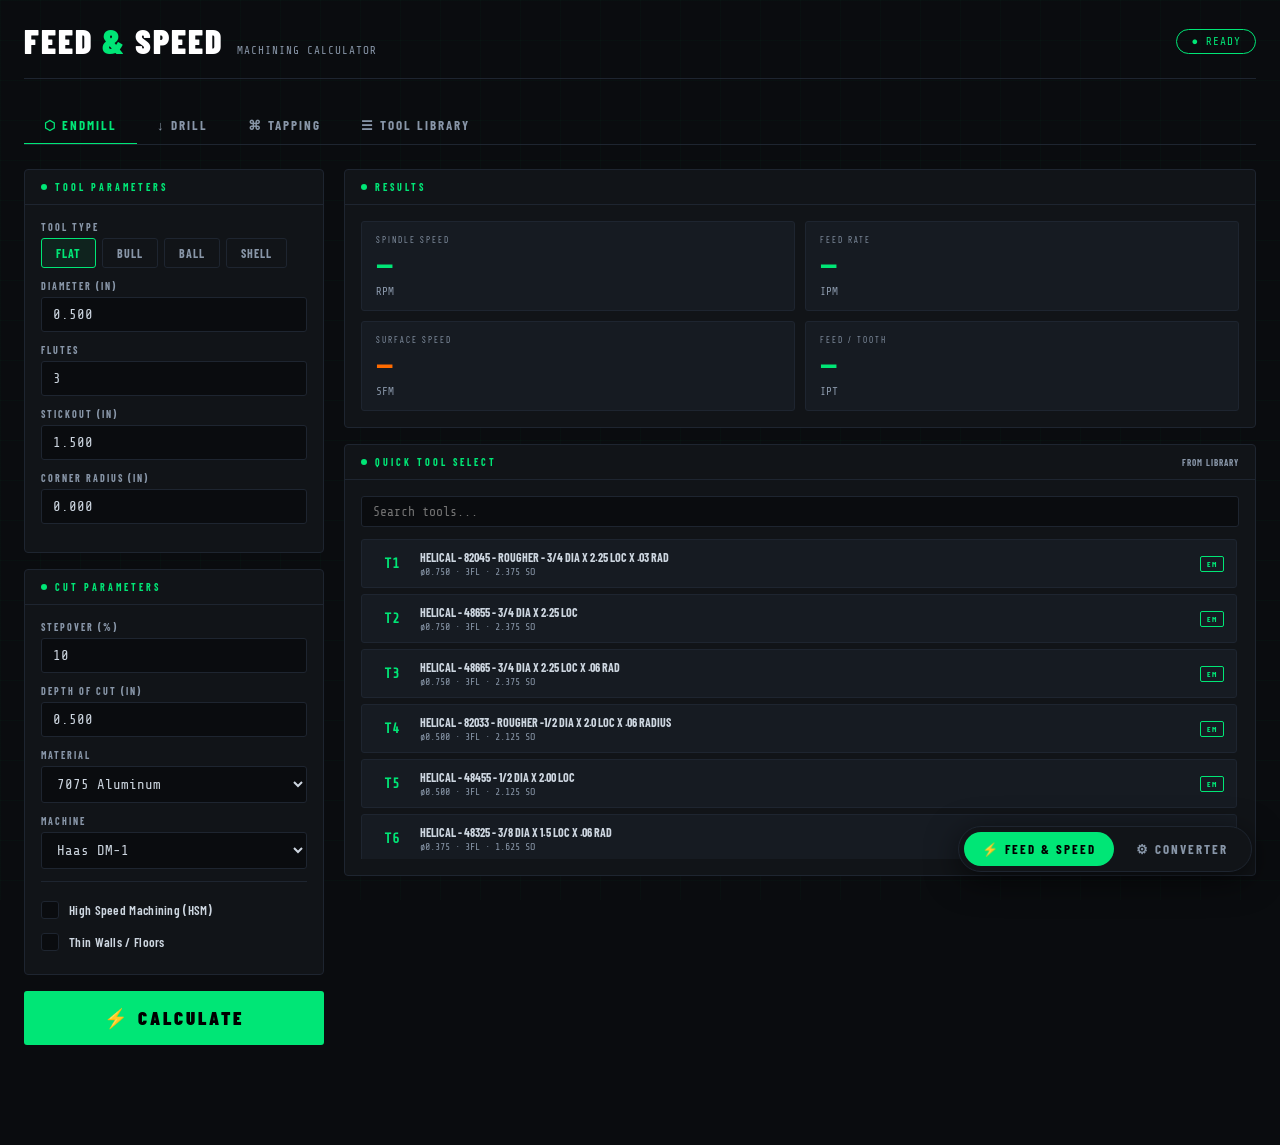
<file: feedSpeed.html>
<!DOCTYPE html>
<html lang="en">
<head>
  <meta charset="UTF-8" />
  <meta name="viewport" content="width=device-width, initial-scale=1.0" />
  <title>Feed &amp; Speed Calculator</title>
  <link rel="stylesheet" href="styles/shared.css" />
  <link rel="icon" type="image/svg+xml" href="data:image/svg+xml,<svg xmlns='http://www.w3.org/2000/svg' viewBox='0 0 64 64'><rect width='64' height='64' rx='10' fill='%230a0c0f'/><text x='50%25' y='56%25' dominant-baseline='middle' text-anchor='middle' font-size='36' font-family='Arial Black,sans-serif' font-weight='900' fill='%2300e676'>F</text><text x='50%25' y='82%25' dominant-baseline='middle' text-anchor='middle' font-size='13' font-family='Arial,sans-serif' font-weight='700' fill='%234a5568' letter-spacing='1'>SPEED</text></svg>">
  <link rel="manifest" href="manifest.json">
</head>
<body>

<div class="wrapper">

  <!-- HEADER -->
  <header>
    <div class="brand">
      <div class="brand-name">FEED <span>&amp;</span> SPEED</div>
      <div class="brand-sub">MACHINING CALCULATOR</div>
    </div>
    <div class="status-pill" id="statusPill">● LOADING</div>
  </header>

  <!-- TAB BAR -->
  <div class="tab-bar">
    <button class="tab-btn active" onclick="openAppTab('endmill',this)">⬡ ENDMILL</button>
    <button class="tab-btn" onclick="openAppTab('drill',this)">↓ DRILL</button>
    <button class="tab-btn" onclick="openAppTab('tapping',this)">⌘ TAPPING</button>
    <button class="tab-btn" onclick="openAppTab('library',this)">☰ TOOL LIBRARY</button>
  </div>

  <!-- ══════════════════════════════
       ENDMILL TAB
  ══════════════════════════════ -->
  <div class="tab-pane active" id="tab-endmill">
    <div class="calc-grid">

      <div class="input-col">

        <!-- Selected tool banner -->
        <div class="sel-banner" id="em-sel-banner">
          <div class="sel-banner-left">
            <div class="sel-banner-label">ACTIVE TOOL</div>
            <div class="sel-banner-title" id="em-sel-name">No tool selected</div>
            <div class="sel-banner-props" id="em-sel-props"></div>
          </div>
          <button class="sel-banner-clear" onclick="clearSelectedTool('endmill')">✕</button>
        </div>

        <div class="panel">
          <div class="panel-head"><div class="dot"></div>TOOL PARAMETERS</div>
          <div class="panel-body">

            <div class="field-group">
              <div class="field-label">Tool Type</div>
              <div class="radio-pill-group">
                <label class="radio-pill">
                  <input type="radio" name="toolType" value="Flat Endmill" checked>FLAT
                </label>
                <label class="radio-pill">
                  <input type="radio" name="toolType" value="Bull Nose">BULL
                </label>
                <label class="radio-pill">
                  <input type="radio" name="toolType" value="Ball Nose">BALL
                </label>
                <label class="radio-pill">
                  <input type="radio" name="toolType" value="Shell Mill">SHELL
                </label>
              </div>
            </div>

            <div class="field-group">
              <label class="field-label" for="dia">Diameter (in)</label>
              <input class="field-input" id="dia" type="text" value="0.500">
            </div>
            <div class="field-group">
              <label class="field-label" id="flutesLabel" for="flutes">Flutes</label>
              <input class="field-input" id="flutes" type="text" value="3">
            </div>
            <div class="field-group">
              <label class="field-label" for="stickout">Stickout (in)</label>
              <input class="field-input" id="stickout" type="text" value="1.500">
            </div>
            <div class="field-group">
              <label class="field-label" for="cornerRadius">Corner Radius (in)</label>
              <input class="field-input" id="cornerRadius" type="text" value="0.000">
            </div>
            <div class="field-group" id="engagedTeethGroup" style="display:none;">
              <label class="field-label" id="engagedTeethLabel" for="engagedTeeth">Engaged Teeth (%)</label>
              <input class="field-input" id="engagedTeeth" type="text" value="65" data-percent="true">
            </div>

          </div>
        </div>

        <div class="panel">
          <div class="panel-head"><div class="dot"></div>CUT PARAMETERS</div>
          <div class="panel-body">

            <div class="field-group">
              <label class="field-label" for="stepover">Stepover (%)</label>
              <input class="field-input" id="stepover" type="text" value="10" data-percent="true">
            </div>
            <div class="field-group">
              <label class="field-label" for="depth">Depth of Cut (in)</label>
              <input class="field-input" id="depth" type="text" value="0.500">
            </div>
            <div class="field-group">
              <label class="field-label" for="material">Material</label>
              <select class="field-select" id="material">
                <option>7075 Aluminum</option>
                <option>6061 Aluminum</option>
                <option>Stainless Steel</option>
                <option>HRS Steel</option>
                <option>Nylatron</option>
              </select>
            </div>
            <div class="field-group">
              <label class="field-label" for="machineSelect">Machine</label>
              <select class="field-select" id="machineSelect"></select>
            </div>

            <div class="field-divider"></div>

            <label class="check-row">
              <input type="checkbox" id="hsm" class="check-native">
              <div class="check-box-ui"></div>
              <span class="check-label">High Speed Machining (HSM)</span>
            </label>
            <label class="check-row">
              <input type="checkbox" id="thinWall" class="check-native">
              <div class="check-box-ui"></div>
              <span class="check-label">Thin Walls / Floors</span>
            </label>

          </div>
        </div>

        <button class="btn-calc" onclick="calculateEndmill()">⚡ CALCULATE</button>
      </div>

      <div class="results-col">
        <div class="panel">
          <div class="panel-head"><div class="dot"></div>RESULTS</div>
          <div class="panel-body">
            <div class="results-grid">
              <div class="result-box">
                <div class="result-label">Spindle Speed</div>
                <div class="result-val" id="rpm-val">—</div>
                <div class="result-unit">RPM</div>
              </div>
              <div class="result-box">
                <div class="result-label">Feed Rate</div>
                <div class="result-val accent" id="feed-val">—</div>
                <div class="result-unit">IPM</div>
              </div>
              <div class="result-box">
                <div class="result-label">Surface Speed</div>
                <div class="result-val orange" id="sfm-val">—</div>
                <div class="result-unit">SFM</div>
              </div>
              <div class="result-box">
                <div class="result-label">Feed / Tooth</div>
                <div class="result-val" id="ipt-val">—</div>
                <div class="result-unit">IPT</div>
              </div>
            </div>
            <div class="warn-box" id="em-warn-box"></div>
            <!-- Legacy hidden outputs script.js writes to -->
            <p id="rpm"      style="display:none;"></p>
            <p id="feedRate" style="display:none;"></p>
            <p id="sfmOut"   style="display:none;"></p>
            <p id="iptOut"   style="display:none;"></p>
            <p id="warnings" style="display:none;" class="warn"></p>
          </div>
        </div>

        <div class="panel">
          <div class="panel-head">
            <div class="dot"></div>QUICK TOOL SELECT
            <span class="panel-head-sub">FROM LIBRARY</span>
          </div>
          <div class="panel-body">
            <div class="lib-toolbar">
              <input class="lib-search" id="em-quick-search" type="text" placeholder="Search tools...">
            </div>
            <div class="quick-cards" id="em-quick-cards">
              <div class="empty-quick">No endmill tools in library yet.<br>Add tools in the Tool Library tab.</div>
            </div>
          </div>
        </div>
      </div>
    </div>
  </div>

  <!-- ══════════════════════════════
       DRILL TAB
  ══════════════════════════════ -->
  <div class="tab-pane" id="tab-drill">
    <div class="calc-grid">
      <div class="input-col">

        <div class="sel-banner" id="dr-sel-banner">
          <div class="sel-banner-left">
            <div class="sel-banner-label">ACTIVE TOOL</div>
            <div class="sel-banner-title" id="dr-sel-name">No tool selected</div>
            <div class="sel-banner-props" id="dr-sel-props"></div>
          </div>
          <button class="sel-banner-clear" onclick="clearSelectedTool('drill')">✕</button>
        </div>

        <div class="panel">
          <div class="panel-head"><div class="dot"></div>DRILL PARAMETERS</div>
          <div class="panel-body">

            <div class="field-group">
              <label class="field-label" for="drillType">Drill Type</label>
              <select class="field-select" id="drillType">
                <option>Drill</option>
                <option>Spotter</option>
                <option>Reamer</option>
                <option>Countersink</option>
              </select>
            </div>
            <div class="field-group">
              <label class="field-label" for="diaDrill">Diameter (in)</label>
              <input class="field-input" id="diaDrill" type="text" value="0.250">
            </div>
            <div class="field-group">
              <label class="field-label" for="flutesDrill">Flutes</label>
              <input class="field-input" id="flutesDrill" type="text" value="2">
            </div>
            <div class="field-group">
              <label class="field-label" for="stickoutDrill">Stickout (in)</label>
              <input class="field-input" id="stickoutDrill" type="text" value="1.000">
            </div>
            <div class="field-group">
              <label class="field-label" for="depthDrill">Depth (in)</label>
              <input class="field-input" id="depthDrill" type="text" value="1.000">
            </div>
            <div class="field-group">
              <label class="field-label" for="drillMaterial">Material</label>
              <select class="field-select" id="drillMaterial">
                <option>7075 Aluminum</option>
                <option>6061 Aluminum</option>
                <option>Stainless Steel</option>
                <option>HRS Steel</option>
                <option>Nylatron</option>
              </select>
            </div>
            <label class="check-row">
              <input type="checkbox" id="pecking" class="check-native">
              <div class="check-box-ui"></div>
              <span class="check-label">Pecking Cycle</span>
            </label>

          </div>
        </div>
        <button class="btn-calc" onclick="calculateDrill()">⚡ CALCULATE</button>
      </div>

      <div class="results-col">
        <div class="panel">
          <div class="panel-head"><div class="dot"></div>RESULTS</div>
          <div class="panel-body">
            <div class="results-grid">
              <div class="result-box">
                <div class="result-label">Spindle Speed</div>
                <div class="result-val" id="drill-rpm-val">—</div>
                <div class="result-unit">RPM</div>
              </div>
              <div class="result-box">
                <div class="result-label">Feed Rate</div>
                <div class="result-val accent" id="drill-feed-val">—</div>
                <div class="result-unit">IPM</div>
              </div>
            </div>
            <div class="result-peck" id="drill-peck-val"></div>
            <div class="warn-box" id="drill-warn-box"></div>
            <p id="rpmDrill"  style="display:none;"></p>
            <p id="feedDrill" style="display:none;"></p>
            <p id="peckOut"   style="display:none;"></p>
            <p id="drillWarn" style="display:none;"></p>
          </div>
        </div>

        <div class="panel">
          <div class="panel-head">
            <div class="dot"></div>QUICK TOOL SELECT
            <span class="panel-head-sub">FROM LIBRARY</span>
          </div>
          <div class="panel-body">
            <div class="lib-toolbar">
              <input class="lib-search" id="dr-quick-search" type="text" placeholder="Search tools...">
            </div>
            <div class="quick-cards" id="dr-quick-cards">
              <div class="empty-quick">No drill tools in library yet.<br>Add tools in the Tool Library tab.</div>
            </div>
          </div>
        </div>
      </div>
    </div>
  </div>

  <!-- ══════════════════════════════
       TAPPING TAB
  ══════════════════════════════ -->
  <div class="tab-pane" id="tab-tapping">
    <div class="calc-grid">
      <div class="input-col">
        <div class="panel">
          <div class="panel-head"><div class="dot"></div>THREAD PARAMETERS</div>
          <div class="panel-body">

            <div class="field-group">
              <label class="field-label" for="threadType">Thread Type</label>
              <select class="field-select" id="threadType"
                onchange="updateThreadSizes();updateThreadClasses();">
                <option>UNC</option><option>UNF</option>
                <option>UNEF</option><option>UNJ</option><option>ISO</option>
              </select>
            </div>
            <div class="field-group">
              <label class="field-label" for="threadSize">Thread Size</label>
              <select class="field-select" id="threadSize"></select>
            </div>
            <div class="field-group">
              <label class="field-label" for="threadClass">Thread Class</label>
              <select class="field-select" id="threadClass"></select>
            </div>
            <div class="field-group">
              <label class="field-label" for="threadDepth">Thread Depth (in)</label>
              <input class="field-input" id="threadDepth" type="text" value="0.500">
            </div>
            <div class="field-group">
              <label class="field-label" for="tapType">Tap Type</label>
              <select class="field-select" id="tapType">
                <option>Cut Tap</option>
                <option>Form Tap</option>
              </select>
            </div>
            <div class="field-group">
              <label class="field-label" for="holeType">Hole Type</label>
              <select class="field-select" id="holeType">
                <option>Through</option>
                <option>Blind</option>
              </select>
            </div>
            <div class="field-group">
              <label class="field-label" for="threadMaterial">Material</label>
              <select class="field-select" id="threadMaterial">
                <option>7075 Aluminum</option>
                <option>6061 Aluminum</option>
                <option>Stainless Steel</option>
                <option>HRS Steel</option>
                <option>Nylatron</option>
              </select>
            </div>

          </div>
        </div>
        <button class="btn-calc" onclick="calculateTapping()">⚡ CALCULATE</button>
      </div>

      <div class="results-col">
        <div class="panel">
          <div class="panel-head"><div class="dot"></div>RESULTS</div>
          <div class="panel-body">
            <div class="results-grid">
              <div class="result-box">
                <div class="result-label">Spindle Speed</div>
                <div class="result-val" id="tap-rpm-val">—</div>
                <div class="result-unit">RPM</div>
              </div>
              <div class="result-box">
                <div class="result-label">Feed Rate</div>
                <div class="result-val accent" id="tap-feed-val">—</div>
                <div class="result-unit">IPM</div>
              </div>
            </div>
            <div class="result-peck" id="tap-peck-val"></div>
            <p id="rpmThread"  style="display:none;"></p>
            <p id="feedThread" style="display:none;"></p>
            <p id="threadPeck" style="display:none;"></p>
          </div>
        </div>

        <div class="panel">
          <div class="panel-head"><div class="dot"></div>THREAD GEOMETRY</div>
          <div class="panel-body">
            <div id="threadGeometry" class="geometry-box">
              <div class="geometry-empty">Calculate to see thread geometry</div>
            </div>
          </div>
        </div>
      </div>
    </div>
  </div>

  <!-- ══════════════════════════════
       TOOL LIBRARY TAB
  ══════════════════════════════ -->
  <div class="tab-pane" id="tab-library">
    <div class="lib-grid">

      <div class="input-col">
        <div class="panel">
          <div class="panel-head"><div class="dot"></div>ADD TOOL</div>
          <div class="panel-body">

            <div class="field-group">
              <div class="field-label">Tool Type</div>
              <div class="radio-pill-group">
                <label class="radio-pill"><input type="radio" name="addType" value="EM" checked>EM</label>
                <label class="radio-pill"><input type="radio" name="addType" value="DRILL">DRILL</label>
                <label class="radio-pill"><input type="radio" name="addType" value="TAP">TAP</label>
                <label class="radio-pill"><input type="radio" name="addType" value="CSINK">CSINK</label>
              </div>
            </div>
            <div class="field-group">
              <label class="field-label" for="add-name">Tool Name</label>
              <input class="field-input" id="add-name" type="text" placeholder="e.g. Helical 1/2 EM 48410">
            </div>
            <div class="field-group">
              <label class="field-label" for="add-tnum">Tool # (Okuma)</label>
              <input class="field-input" id="add-tnum" type="text" placeholder="e.g. 39">
            </div>
            <div class="field-divider"></div>
            <div class="field-row">
              <div class="field-group">
                <label class="field-label" for="add-dia">Diameter (in)</label>
                <input class="field-input" id="add-dia" type="text" placeholder="0.500">
              </div>
              <div class="field-group">
                <label class="field-label" for="add-flutes">Flutes</label>
                <input class="field-input" id="add-flutes" type="text" placeholder="4">
              </div>
            </div>
            <div class="field-row">
              <div class="field-group">
                <label class="field-label" for="add-stickout">Stickout (in)</label>
                <input class="field-input" id="add-stickout" type="text" placeholder="1.500">
              </div>
              <div class="field-group">
                <label class="field-label" for="add-loc">LOC (in)</label>
                <input class="field-input" id="add-loc" type="text" placeholder="1.250">
              </div>
            </div>
            <div class="field-row">
              <div class="field-group">
                <label class="field-label" for="add-rad">Corner Radius</label>
                <input class="field-input" id="add-rad" type="text" placeholder="0.000">
              </div>
              <div class="field-group">
                <label class="field-label" for="add-mat">Default Material</label>
                <select class="field-select" id="add-mat">
                  <option value="">— None —</option>
                  <option>7075 Aluminum</option>
                  <option>6061 Aluminum</option>
                  <option>Stainless Steel</option>
                  <option>HRS Steel</option>
                  <option>Nylatron</option>
                </select>
              </div>
            </div>
            <button class="btn-calc" onclick="addFSTool()" style="margin-top:4px;">+ ADD TO LIBRARY</button>

          </div>
        </div>

        <div class="panel">
          <div class="panel-head"><div class="dot"></div>LIBRARY ACTIONS</div>
          <div class="panel-body">
            <div class="btn-row">
              <button class="btn-sm" onclick="exportFSLib()">⬇ EXPORT</button>
              <button class="btn-sm" onclick="document.getElementById('importFSInput').click()">⬆ IMPORT</button>
              <input type="file" id="importFSInput" accept=".json" style="display:none" onchange="importFSLib(event)">
            </div>
          </div>
        </div>
      </div>

      <div>
        <div class="panel">
          <div class="panel-head">
            <div class="dot"></div>TOOL LIBRARY
            <span style="color:var(--dim);font-size:10px;margin-left:auto;" id="lib-count">0 TOOLS</span>
          </div>
          <div class="panel-body">
            <div class="lib-toolbar">
              <input class="lib-search" id="lib-search" type="text" placeholder="Search tools...">
            </div>
            <div class="tool-cards" id="lib-tool-cards"></div>
          </div>
        </div>
      </div>
    </div>
  </div>

</div><!-- /wrapper -->

<!-- FLOATING APP SWITCHER -->
<div style="
  position:fixed; bottom:28px; right:28px; z-index:9998;
  display:flex; background:var(--panel); border:1px solid var(--border);
  border-radius:50px; padding:5px; gap:4px;
  box-shadow:0 8px 32px rgba(0,0,0,0.6);">
  <button style="
    padding:9px 18px; border-radius:40px; border:none; cursor:default;
    font-family:var(--sans); font-size:13px; font-weight:700; letter-spacing:2px;
    text-transform:uppercase; background:var(--accent); color:#000;">
    &#9889; FEED &amp; SPEED
  </button>
  <button onclick="navigateTo('converter.html','#00c8ff')" style="
    padding:9px 18px; border-radius:40px; border:none; cursor:pointer;
    font-family:var(--sans); font-size:13px; font-weight:700; letter-spacing:2px;
    text-transform:uppercase; background:transparent; color:var(--dim);
    transition:color .2s;"
    onmouseover="this.style.color='#00c8ff'" onmouseout="this.style.color='var(--dim)'">
    &#9881; CONVERTER
  </button>
</div>

<script src="js/app-transition.js"></script>

<!-- INSTALL BANNER -->
<div id="installBanner" class="install-banner hidden">
  <p>Install <strong>Feed &amp; Speed Calculator</strong> for offline access.</p>
  <div class="banner-buttons">
    <button id="installBtn">Install</button>
    <button id="dismissBtn">Dismiss</button>
  </div>
</div>

<!-- SCRIPTS -->
<script>
  Promise.all([
    fetch("data/material.json").then(r => r.json()),
    fetch("data/thread.json").then(r => r.json()),
    fetch("data/ipt.json").then(r => r.json()),
    fetch("data/ipr.json").then(r => r.json()),
    fetch("data/machines.json").then(r => r.json())
  ])
  .then(([materials, threads, ipt, ipr, machines]) => {
    window.materialsData = materials;
    window.threadsData   = threads;
    window.iptData       = ipt;
    window.iprData       = ipr;
    window.machinesData  = machines;
    const ms = document.getElementById("machineSelect");
    if (ms) ms.innerHTML = Object.keys(machines).map(m => `<option>${m}</option>`).join("");
    const pill = document.getElementById("statusPill");
    pill.textContent = "● READY";
    pill.style.cssText = "border-color:var(--accent);color:var(--accent)";
  })
  .catch(err => {
    console.error("Failed to load data:", err);
    const pill = document.getElementById("statusPill");
    pill.textContent = "● DATA ERROR";
    pill.style.cssText = "border-color:#ff3b3b;color:#ff3b3b";
  })
  .finally(() => {
    const s1 = document.createElement("script"); s1.src = "js/script.js"; document.body.appendChild(s1);
    const s2 = document.createElement("script"); s2.src = "js/app.js";    document.body.appendChild(s2);
  });
</script>

<script>
  if ("serviceWorker" in navigator) {
    window.addEventListener("load", () => {
      navigator.serviceWorker.register("service-worker.js")
        .then(r => console.log("SW:", r.scope))
        .catch(e => console.error("SW failed:", e));
    });
  }
  let deferredPrompt;
  window.addEventListener("beforeinstallprompt", e => {
    e.preventDefault(); deferredPrompt = e;
    const d = localStorage.getItem("pwaDismissedUntil");
    if (!window.matchMedia("(display-mode:standalone)").matches && (!d || Date.now() > +d)) {
      setTimeout(() => {
        document.getElementById("installBanner").classList.replace("hidden","show");
      }, 2000);
    }
  });
  document.getElementById("installBtn").addEventListener("click", async () => {
    if (!deferredPrompt) return;
    document.getElementById("installBanner").classList.replace("show","hidden");
    deferredPrompt.prompt();
    await deferredPrompt.userChoice;
    deferredPrompt = null;
  });
  document.getElementById("dismissBtn").addEventListener("click", () => {
    document.getElementById("installBanner").classList.replace("show","hidden");
    localStorage.setItem("pwaDismissedUntil", Date.now() + 7*24*60*60*1000);
  });
  window.addEventListener("appinstalled", () => {
    localStorage.removeItem("pwaDismissedUntil");
    document.getElementById("installBanner").classList.replace("show","hidden");
  });
</script>

</body>
</html>
</file>
<file: styles/shared.css>
/* ============================================================
   SHARED DARK INDUSTRIAL THEME
   Feed & Speed Calculator  +  Okuma Genos Converter
   Accent colour: green (#00e676) by default.
   Add class="theme-converter" to <html> for cyan accent.
   ============================================================ */

@import url('https://fonts.googleapis.com/css2?family=Share+Tech+Mono&family=Barlow+Condensed:wght@300;400;600;700;900&display=swap');

/* ── VARIABLES ── */
:root {
  --bg:         #0a0c0f;
  --panel:      #111418;
  --panel2:     #161b22;
  --border:     #1e2530;
  --accent:     #00e676;
  --accent2:    #00ff9d;
  --accent-rgb: 0,230,118;
  --green:      #00e676;
  --orange:     #ff6b00;
  --red:        #ff3b3b;
  --yellow:     #ffd600;
  --text:       #cdd6e0;
  --dim:        #8896a8;
  --mono:       'Share Tech Mono', monospace;
  --sans:       'Barlow Condensed', sans-serif;
}

html.theme-converter {
  --accent:     #00c8ff;
  --accent2:    #33d4ff;
  --accent-rgb: 0,200,255;
}

/* ── RESET ── */
*, *::before, *::after { box-sizing: border-box; margin: 0; padding: 0; }

/* ── BASE ── */
body {
  background: var(--bg);
  color: var(--text);
  font-family: var(--sans);
  min-height: 100vh;
  overflow-x: hidden;
}

/* Grid background texture */
body::before {
  content: '';
  position: fixed;
  inset: 0;
  background-image:
    linear-gradient(rgba(var(--accent-rgb),0.022) 1px, transparent 1px),
    linear-gradient(90deg, rgba(var(--accent-rgb),0.022) 1px, transparent 1px);
  background-size: 40px 40px;
  pointer-events: none;
  z-index: 0;
}

/* ── WRAPPER ── */
.wrapper {
  position: relative;
  z-index: 1;
  max-width: 1440px;
  margin: 0 auto;
  padding: 0 24px 100px;
}
html.theme-converter .wrapper { padding: 0 28px 100px; }

/* ── HEADER ── */
header {
  padding: 24px 0 20px;
  border-bottom: 1px solid var(--border);
  margin-bottom: 28px;
  display: flex;
  align-items: center;
  justify-content: space-between;
  flex-wrap: wrap;
  gap: 12px;
}
html.theme-converter header { padding: 28px 0 22px; margin-bottom: 32px; }

.brand { display: flex; align-items: baseline; gap: 14px; flex-wrap: wrap; }

.brand-name {
  font-family: var(--sans);
  font-size: 34px;
  font-weight: 900;
  letter-spacing: 2px;
  text-transform: uppercase;
  color: #fff;
  line-height: 1;
}
.brand-name span { color: var(--accent); }

.brand-sub {
  font-family: var(--mono);
  font-size: 11px;
  color: var(--dim);
  letter-spacing: 1px;
}

/* ── STATUS PILL ── */
.status-pill {
  font-family: var(--mono);
  font-size: 11px;
  padding: 5px 14px;
  border-radius: 20px;
  border: 1px solid var(--dim);
  color: var(--dim);
  letter-spacing: 1px;
  animation: pulse 2.5s ease-in-out infinite;
  transition: border-color .3s, color .3s;
}
html.theme-converter .status-pill { border-color: var(--accent); color: var(--accent); }
@keyframes pulse { 0%,100%{opacity:1} 50%{opacity:.45} }

/* ── TAB BAR ── */
.tab-bar {
  display: flex;
  gap: 0;
  margin-bottom: 24px;
  border-bottom: 1px solid var(--border);
  overflow-x: auto;
  -webkit-overflow-scrolling: touch;
  scrollbar-width: none;
}
.tab-bar::-webkit-scrollbar { display: none; }

.tab-btn {
  padding: 10px 20px;
  font-family: var(--sans);
  font-size: 13px;
  font-weight: 700;
  letter-spacing: 2px;
  text-transform: uppercase;
  border: none;
  background: transparent;
  color: var(--dim);
  cursor: pointer;
  border-bottom: 2px solid transparent;
  margin-bottom: -1px;
  transition: color .15s, border-color .15s;
  white-space: nowrap;
  flex-shrink: 0;
}
.tab-btn.active { color: var(--accent); border-bottom-color: var(--accent); }
.tab-btn:hover:not(.active) { color: var(--text); }

.tab-pane { display: none; }
.tab-pane.active { display: block; }

/* ── PANELS ── */
.panel {
  background: var(--panel);
  border: 1px solid var(--border);
  border-radius: 4px;
}

.panel-head {
  padding: 11px 16px;
  border-bottom: 1px solid var(--border);
  font-size: 10px;
  font-weight: 700;
  letter-spacing: 3px;
  text-transform: uppercase;
  color: var(--accent);
  display: flex;
  align-items: center;
  gap: 8px;
}
html.theme-converter .panel-head { padding: 12px 18px; font-size: 11px; }

.panel-head .dot {
  width: 6px;
  height: 6px;
  border-radius: 50%;
  background: currentColor;
  flex-shrink: 0;
}

.panel-head-sub {
  color: var(--dim);
  font-size: 9px;
  margin-left: auto;
  letter-spacing: 1px;
}

.panel-head-count {
  color: var(--dim);
  font-size: 10px;
  margin-left: auto;
}

.panel-body { padding: 16px; }
html.theme-converter .panel-body { padding: 18px; }
.panel-body-flush { padding: 10px; }

/* ── SMALL BUTTONS ── */
.btn-sm {
  flex: 1;
  padding: 8px 10px;
  border: 1px solid var(--border);
  background: transparent;
  color: var(--text);
  font-family: var(--sans);
  font-size: 12px;
  font-weight: 700;
  letter-spacing: 1px;
  text-transform: uppercase;
  border-radius: 3px;
  cursor: pointer;
  transition: border-color .15s, color .15s;
  display: inline-block !important;
  width: auto !important;
  margin: 0 !important;
  font-size: 12px !important;
}
.btn-sm:hover { border-color: var(--accent); color: var(--accent); box-shadow: none !important; }
.btn-cancel:hover { border-color: var(--red) !important; color: var(--red) !important; box-shadow: none !important; }

.btn-row { display: flex; gap: 8px; flex-wrap: wrap; }
html.theme-converter .btn-row { margin-top: 12px; }

/* ── APP SWITCHER ── */
.app-switcher {
  position: fixed;
  bottom: 28px;
  right: 28px;
  z-index: 9998;
  display: flex;
  background: var(--panel);
  border: 1px solid var(--border);
  border-radius: 50px;
  padding: 5px;
  gap: 4px;
  box-shadow: 0 8px 32px rgba(0,0,0,0.6);
}
.switcher-btn {
  padding: 9px 18px;
  border-radius: 40px;
  border: none;
  cursor: pointer;
  font-family: var(--sans);
  font-size: 13px;
  font-weight: 700;
  letter-spacing: 2px;
  text-transform: uppercase;
  transition: color .2s;
  white-space: nowrap;
}
.switcher-btn.current { background: var(--accent); color: #000; cursor: default; }
.switcher-btn.other   { background: transparent; color: var(--dim); }
.switcher-btn.other:hover { color: var(--green); }

/* ══════════════════════════════════════════════════════════════
   FEED & SPEED — PAGE-SPECIFIC STYLES
   ══════════════════════════════════════════════════════════════ */

/* ── LAYOUT GRIDS ── */
.calc-grid {
  display: grid;
  grid-template-columns: 300px minmax(0, 1fr);
  gap: 20px;
  align-items: start;
}

.lib-grid {
  display: grid;
  grid-template-columns: 280px minmax(0, 1fr);
  gap: 20px;
  align-items: start;
}

.input-col  { display: flex; flex-direction: column; gap: 16px; }
.results-col { display: flex; flex-direction: column; gap: 16px; }

@media (max-width: 820px) {
  .calc-grid,
  .lib-grid { grid-template-columns: 1fr; }
}

/* ── SELECTED TOOL BANNER ── */
.sel-banner {
  background: rgba(var(--accent-rgb),0.05);
  border: 1px solid rgba(var(--accent-rgb),0.2);
  border-radius: 4px;
  padding: 12px 14px;
  display: none;
  align-items: flex-start;
  justify-content: space-between;
  gap: 12px;
}
.sel-banner.show { display: flex; }
.sel-banner-left { flex: 1; min-width: 0; }
.sel-banner-label {
  font-size: 9px;
  letter-spacing: 2px;
  color: var(--accent);
  font-weight: 700;
  margin-bottom: 4px;
}
.sel-banner-title {
  font-size: 15px;
  font-weight: 700;
  color: var(--text);
  white-space: nowrap;
  overflow: hidden;
  text-overflow: ellipsis;
}
.sel-banner-props {
  font-family: var(--mono);
  font-size: 11px;
  color: var(--dim);
  margin-top: 4px;
}
.sel-banner-clear {
  background: none;
  border: 1px solid var(--border);
  color: var(--dim);
  border-radius: 3px;
  width: 28px;
  height: 28px;
  cursor: pointer;
  font-size: 12px;
  display: flex;
  align-items: center;
  justify-content: center;
  flex-shrink: 0;
  transition: border-color .15s, color .15s;
  padding: 0;
  width: 28px !important;
  margin: 0 !important;
  font-weight: normal !important;
}
.sel-banner-clear:hover { border-color: var(--red); color: var(--red); }

/* ── FORM FIELDS ── */
.field-group {
  display: flex;
  flex-direction: column;
  gap: 5px;
  margin-bottom: 12px;
}
.field-group:last-child { margin-bottom: 0; }

.field-row {
  display: grid;
  grid-template-columns: 1fr 1fr;
  gap: 10px;
  margin-bottom: 12px;
}

.field-label {
  font-size: 10px;
  font-weight: 700;
  letter-spacing: 2px;
  text-transform: uppercase;
  color: var(--dim);
}

.field-input,
.field-select {
  background: var(--bg);
  border: 1px solid var(--border);
  color: var(--text);
  font-family: var(--mono);
  font-size: 14px;
  padding: 9px 11px;
  border-radius: 3px;
  outline: none;
  width: 100%;
  transition: border-color .15s;
  margin-top: 0;
}
.field-input:focus,
.field-select:focus { border-color: var(--accent); }
.field-select option { background: var(--panel); }
.field-input:disabled { color: var(--dim); cursor: not-allowed; }

.field-divider {
  height: 1px;
  background: var(--border);
  margin: 12px 0;
}

/* ── RADIO PILLS ── */
.radio-pill-group {
  display: flex;
  gap: 6px;
  flex-wrap: wrap;
}

.radio-pill {
  position: relative;
  display: inline-block;
}

.radio-pill input[type="radio"] {
  position: absolute;
  opacity: 0;
  width: 0;
  height: 0;
}

.radio-pill {
  padding: 7px 14px;
  border: 1px solid var(--border);
  border-radius: 3px;
  background: transparent;
  color: var(--dim);
  font-family: var(--sans);
  font-size: 12px;
  font-weight: 700;
  letter-spacing: 1px;
  text-transform: uppercase;
  cursor: pointer;
  transition: all .15s;
  user-select: none;
  display: inline-flex;
  align-items: center;
  margin-top: 0;
}

.radio-pill:hover { border-color: var(--text); color: var(--text); }

.radio-pill:has(input:checked) {
  border-color: var(--accent);
  color: var(--accent);
  background: rgba(var(--accent-rgb),0.07);
}

/* ── CHECKBOXES ── */
.check-row {
  display: flex;
  align-items: center;
  gap: 10px;
  padding: 7px 0;
  cursor: pointer;
  user-select: none;
  margin-top: 0;
  font-weight: normal;
  color: var(--text);
}

.check-native {
  position: absolute;
  opacity: 0;
  width: 0;
  height: 0;
}

.check-box-ui {
  width: 18px;
  height: 18px;
  border: 1px solid var(--border);
  border-radius: 3px;
  background: var(--bg);
  display: flex;
  align-items: center;
  justify-content: center;
  flex-shrink: 0;
  transition: border-color .15s, background .15s;
}

.check-native:checked ~ .check-box-ui {
  border-color: var(--accent);
  background: rgba(var(--accent-rgb),0.12);
}
.check-native:checked ~ .check-box-ui::after {
  content: '✓';
  font-size: 12px;
  color: var(--accent);
  font-weight: 700;
  line-height: 1;
}

.check-label {
  font-size: 13px;
  font-weight: 600;
  letter-spacing: .3px;
}

/* ── CALCULATE BUTTON ── */
button.btn-calc {
  display: block !important;
  width: 100% !important;
  margin: 0 !important;
  padding: 15px !important;
  background: var(--accent) !important;
  color: #000 !important;
  border: none !important;
  border-radius: 3px !important;
  font-family: var(--sans) !important;
  font-size: 19px !important;
  font-weight: 900 !important;
  letter-spacing: 3px !important;
  text-transform: uppercase !important;
  cursor: pointer !important;
  transition: background .15s, transform .1s !important;
  box-shadow: none !important;
}
button.btn-calc:hover { background: var(--accent2) !important; box-shadow: none !important; }
button.btn-calc:active { transform: scale(.98) !important; }

/* ── RESULTS ── */
.results-grid {
  display: grid;
  grid-template-columns: 1fr 1fr;
  gap: 10px;
}
@media (max-width: 480px) { .results-grid { grid-template-columns: 1fr; } }

.result-box {
  background: var(--panel2);
  border: 1px solid var(--border);
  border-radius: 3px;
  padding: 12px 14px;
}

.result-label {
  font-size: 9px;
  letter-spacing: 2px;
  text-transform: uppercase;
  color: var(--dim);
  margin-bottom: 6px;
}

.result-val {
  font-family: var(--mono);
  font-size: 30px;
  font-weight: bold;
  color: var(--accent);
  line-height: 1;
}
.result-val.accent { color: var(--accent); }
.result-val.orange { color: var(--orange); }

.result-unit {
  font-family: var(--mono);
  font-size: 11px;
  color: var(--dim);
  margin-top: 4px;
}

.result-peck {
  font-family: var(--mono);
  font-size: 13px;
  color: var(--text);
  margin-top: 12px;
  padding: 10px 12px;
  background: var(--panel2);
  border: 1px solid var(--border);
  border-radius: 3px;
  display: none;
}
.result-peck.show { display: block; }

/* Warnings */
.warn-box {
  margin-top: 12px;
  padding: 10px 12px;
  background: rgba(255,214,0,0.05);
  border: 1px solid rgba(255,214,0,0.2);
  border-radius: 3px;
  font-family: var(--mono);
  font-size: 12px;
  color: var(--yellow);
  white-space: pre-line;
  line-height: 1.7;
  display: none;
}
.warn-box.show { display: block; }

/* ── THREAD GEOMETRY ── */
.geometry-box {
  font-family: var(--mono);
  font-size: 12px;
  line-height: 2;
  color: var(--text);
  min-height: 60px;
}
.geometry-empty {
  color: var(--dim);
  font-style: italic;
  font-size: 12px;
}

/* ── QUICK TOOL SELECT ── */
.quick-cards {
  display: flex;
  flex-direction: column;
  gap: 6px;
  max-height: 320px;
  overflow-y: auto;
  padding-right: 2px;
}
.quick-cards::-webkit-scrollbar { width: 4px; }
.quick-cards::-webkit-scrollbar-thumb { background: var(--border); border-radius: 2px; }

.empty-quick {
  text-align: center;
  padding: 24px 16px;
  color: var(--dim);
  font-family: var(--mono);
  font-size: 11px;
  line-height: 1.8;
}

/* ── TOOL CARDS ── */
.tool-card {
  background: var(--panel2);
  border: 1px solid var(--border);
  border-radius: 3px;
  padding: 10px 12px;
  cursor: pointer;
  transition: border-color .15s, background .15s;
  display: flex;
  align-items: center;
  gap: 10px;
}
.tool-card:hover { border-color: var(--accent); background: rgba(var(--accent-rgb),0.04); }
.tool-card.selected { border-color: var(--accent); background: rgba(var(--accent-rgb),0.07); }

.tc-num {
  font-family: var(--mono);
  font-size: 16px;
  font-weight: bold;
  color: var(--accent);
  min-width: 42px;
  text-align: center;
  flex-shrink: 0;
}
.tc-info { flex: 1; min-width: 0; }
.tc-name {
  font-size: 13px;
  font-weight: 700;
  color: var(--text);
  white-space: nowrap;
  overflow: hidden;
  text-overflow: ellipsis;
}
.tc-meta {
  font-family: var(--mono);
  font-size: 10px;
  color: var(--dim);
  margin-top: 2px;
}
.tc-badge {
  font-size: 9px;
  font-weight: 700;
  letter-spacing: 1px;
  padding: 2px 6px;
  border-radius: 2px;
  border: 1px solid;
  flex-shrink: 0;
}
.badge-em    { border-color: var(--accent); color: var(--accent); }
.badge-drill { border-color: var(--orange); color: var(--orange); }
.badge-tap   { border-color: var(--yellow); color: var(--yellow); }
.badge-csink { border-color: var(--dim);    color: var(--dim); }

.tc-delete {
  background: none;
  border: 1px solid var(--border);
  color: var(--dim);
  border-radius: 3px;
  width: 24px;
  height: 24px;
  cursor: pointer;
  font-size: 11px;
  display: flex;
  align-items: center;
  justify-content: center;
  flex-shrink: 0;
  transition: border-color .15s, color .15s;
  padding: 0;
  width: 24px !important;
  margin: 0 !important;
  font-weight: normal !important;
}
.tc-delete:hover { border-color: var(--red) !important; color: var(--red) !important; box-shadow: none !important; }

.tc-edit {
  background: none;
  border: 1px solid var(--border);
  color: var(--dim);
  border-radius: 3px;
  width: 24px !important;
  height: 24px;
  cursor: pointer;
  font-size: 11px;
  display: flex;
  align-items: center;
  justify-content: center;
  flex-shrink: 0;
  transition: border-color .15s, color .15s;
  padding: 0;
  margin: 0 !important;
  font-weight: normal !important;
}
.tc-edit:hover { border-color: var(--accent) !important; color: var(--accent) !important; box-shadow: none !important; }

/* ── TOOL LIBRARY ── */
.lib-toolbar {
  display: flex;
  gap: 6px;
  margin-bottom: 12px;
  flex-wrap: wrap;
  align-items: center;
}

.lib-search {
  flex: 1;
  min-width: 100px;
  background: var(--bg);
  border: 1px solid var(--border);
  border-radius: 3px;
  color: var(--text);
  font-family: var(--mono);
  font-size: 13px;
  padding: 7px 11px;
  outline: none;
  transition: border-color .15s;
  width: auto;
  margin-top: 0;
}
.lib-search:focus { border-color: var(--accent); }

.sort-btn {
  padding: 6px 11px;
  border: 1px solid var(--border);
  background: transparent;
  color: var(--dim);
  font-family: var(--sans);
  font-size: 11px;
  font-weight: 700;
  letter-spacing: 1px;
  text-transform: uppercase;
  border-radius: 3px;
  cursor: pointer;
  transition: all .15s;
  white-space: nowrap;
  display: inline-block !important;
  width: auto !important;
  margin: 0 !important;
}
.sort-btn.active { border-color: var(--accent); color: var(--accent); }
.sort-btn:hover:not(.active) { border-color: var(--text); color: var(--text); box-shadow: none !important; }

.tool-cards {
  display: flex;
  flex-direction: column;
  gap: 7px;
  max-height: 600px;
  overflow-y: auto;
  padding-right: 4px;
}
.tool-cards::-webkit-scrollbar { width: 4px; }
.tool-cards::-webkit-scrollbar-thumb { background: var(--border); border-radius: 2px; }

/* ── INSTALL BANNER ── */
.install-banner {
  position: fixed;
  bottom: 0;
  left: 0;
  width: 100%;
  background: var(--accent);
  color: #000;
  text-align: center;
  padding: 14px 16px;
  font-size: 15px;
  font-family: var(--sans);
  font-weight: 600;
  z-index: 9999;
  transform: translateY(100%);
  transition: transform .4s ease;
}
.install-banner.show { transform: translateY(0); }
.install-banner.hidden { display: none; }
.install-banner p { margin: 0; }
.banner-buttons { margin-top: 8px; display: flex; justify-content: center; gap: 10px; }
.banner-buttons button {
  padding: 6px 16px !important;
  font-size: 14px !important;
  border-radius: 4px !important;
  border: none !important;
  background: rgba(0,0,0,0.2) !important;
  color: #000 !important;
  cursor: pointer !important;
  width: auto !important;
  display: inline-block !important;
  margin: 0 !important;
  font-weight: 700 !important;
}
.banner-buttons button:hover { background: rgba(0,0,0,0.35) !important; box-shadow: none !important; }

/* ── SHOP TOOL PICKER ── */
.shop-search { margin-bottom: 8px; }
.shop-results {
  display: flex;
  flex-direction: column;
  gap: 2px;
  max-height: 220px;
  overflow-y: auto;
}
.shop-results::-webkit-scrollbar { width: 4px; }
.shop-results::-webkit-scrollbar-thumb { background: var(--border); border-radius: 2px; }
.shop-hint {
  font-family: var(--mono);
  font-size: 11px;
  color: var(--dim);
  text-align: center;
  padding: 12px 0;
}
.shop-item {
  display: flex;
  align-items: center;
  gap: 8px;
  padding: 7px 10px;
  border-radius: 3px;
  cursor: pointer;
  transition: background .1s;
  border: 1px solid transparent;
}
.shop-item:hover {
  background: rgba(var(--accent-rgb),0.07);
  border-color: rgba(var(--accent-rgb),0.2);
}
.shop-tnum {
  font-family: var(--mono);
  font-size: 11px;
  font-weight: 700;
  color: var(--accent);
  min-width: 36px;
  flex-shrink: 0;
}
.shop-name {
  font-family: var(--mono);
  font-size: 11px;
  color: var(--text);
  flex: 1;
  overflow: hidden;
  text-overflow: ellipsis;
  white-space: nowrap;
}
.shop-meta {
  font-family: var(--mono);
  font-size: 10px;
  color: var(--dim);
  flex-shrink: 0;
  white-space: nowrap;
}

/* ══════════════════════════════════════════════════════════════
   CONVERTER — PAGE-SPECIFIC STYLES
   ══════════════════════════════════════════════════════════════ */

/* ── CONVERTER LAYOUT ── */
.main-grid {
  display: grid;
  grid-template-columns: 360px 1fr;
  gap: 24px;
  align-items: start;
}
@media (max-width: 900px) { .main-grid { grid-template-columns: 1fr; } }

.left-col  { display: flex; flex-direction: column; gap: 20px; }
.right-col { display: flex; flex-direction: column; gap: 24px; }

/* ── DROP ZONE ── */
.drop-zone {
  border: 2px dashed var(--border);
  border-radius: 4px;
  padding: 36px 20px;
  text-align: center;
  cursor: pointer;
  transition: border-color .2s, background .2s;
  position: relative;
}
.drop-zone:hover,
.drop-zone.drag-over { border-color: var(--accent); background: rgba(var(--accent-rgb),0.04); }
.drop-zone input[type=file] {
  position: absolute;
  inset: 0;
  opacity: 0;
  cursor: pointer;
  width: 100%;
  height: 100%;
}
.drop-icon  { font-size: 32px; margin-bottom: 10px; }
.drop-label { font-size: 18px; font-weight: 700; color: #fff; letter-spacing: 1px; }
.drop-sub   { font-family: var(--mono); font-size: 11px; color: var(--dim); margin-top: 6px; }

.file-loaded { background: rgba(0,230,118,0.06); border-color: var(--green); padding: 16px 20px; }
.file-name   { font-family: var(--mono); font-size: 13px; color: var(--green); word-break: break-all; }
.file-meta   { font-family: var(--mono); font-size: 11px; color: var(--dim); margin-top: 4px; }
.file-change { font-family: var(--mono); font-size: 11px; color: var(--accent); margin-top: 6px; }

/* ── SETTINGS ── */
.setting-row {
  display: flex;
  align-items: center;
  justify-content: space-between;
  padding: 10px 0;
  border-bottom: 1px solid var(--border);
}
.setting-row:last-child { border-bottom: none; }
.setting-label { font-size: 14px; font-weight: 600; letter-spacing: .5px; }
.setting-desc  { font-family: var(--mono); font-size: 10px; color: var(--dim); margin-top: 2px; }

.num-input {
  background: var(--bg);
  border: 1px solid var(--border);
  color: var(--accent);
  font-family: var(--mono);
  font-size: 18px;
  width: 64px;
  text-align: center;
  padding: 6px 4px;
  border-radius: 3px;
  outline: none;
  transition: border-color .15s;
}
.num-input:focus { border-color: var(--accent); }

/* ── CONVERTER BUTTONS ── */
.btn-convert {
  width: 100%;
  padding: 16px;
  background: var(--accent);
  color: #000;
  border: none;
  border-radius: 3px;
  font-family: var(--sans);
  font-size: 20px;
  font-weight: 900;
  letter-spacing: 3px;
  text-transform: uppercase;
  cursor: pointer;
  transition: background .15s, transform .1s;
}
.btn-convert:hover   { background: var(--accent2); }
.btn-convert:active  { transform: scale(.98); }
.btn-convert:disabled { background: var(--dim); color: #333; cursor: not-allowed; }

.btn-add-confirm {
  padding: 8px 18px;
  background: var(--green);
  color: #000;
  border: none;
  border-radius: 3px;
  font-family: var(--sans);
  font-size: 14px;
  font-weight: 700;
  letter-spacing: 1px;
  cursor: pointer;
  align-self: flex-end;
  transition: background .15s;
}
.btn-add-confirm:hover { background: #33ffb0; }

/* ── TOOL TABLE ── */
.tool-search {
  width: 100%;
  background: var(--bg);
  border: 1px solid var(--border);
  border-radius: 3px;
  color: var(--text);
  font-family: var(--mono);
  font-size: 13px;
  padding: 8px 12px;
  outline: none;
  margin-bottom: 12px;
  transition: border-color .15s;
}
.tool-search:focus { border-color: var(--accent); }

.tool-table-wrap { max-height: 280px; overflow-y: auto; }
.tool-table-wrap::-webkit-scrollbar { width: 4px; }
.tool-table-wrap::-webkit-scrollbar-thumb { background: var(--border); border-radius: 2px; }

table { width: 100%; border-collapse: collapse; }
th {
  font-size: 10px;
  letter-spacing: 2px;
  text-transform: uppercase;
  color: #000;
  padding: 6px 10px;
  text-align: left;
  border-bottom: 2px solid rgba(0,0,0,0.3);
  position: sticky;
  top: 0;
  z-index: 1;
  background: var(--accent);
  cursor: pointer;
  user-select: none;
}
td {
  font-family: var(--mono);
  font-size: 12px;
  padding: 7px 10px;
  border-bottom: 1px solid rgba(30,37,48,.6);
  vertical-align: middle;
}
tr:hover td { background: rgba(var(--accent-rgb),0.04); }
td.serial    { color: var(--orange); }
td.okuma-num { color: var(--accent); font-weight: bold; position: relative; overflow: visible; }
td.desc {
  color: var(--dim);
  font-size: 11px;
  white-space: nowrap;
  overflow: hidden;
  text-overflow: ellipsis;
  max-width: 140px;
}
.btn-remove {
  background: none;
  border: none;
  color: var(--dim);
  cursor: pointer;
  font-size: 14px;
  padding: 0;
  transition: color .15s;
}
.btn-remove:hover { color: var(--red); }

/* ── ADD TOOL FORM ── */
.add-tool-form {
  display: none;
  background: var(--panel2);
  border: 1px solid var(--border);
  border-radius: 3px;
  padding: 14px;
  margin-top: 12px;
  gap: 10px;
  flex-wrap: wrap;
  align-items: flex-end;
}
.add-tool-form.open { display: flex; }
.form-group { display: flex; flex-direction: column; gap: 4px; flex: 1; min-width: 100px; }
.form-group label {
  font-size: 10px;
  letter-spacing: 2px;
  text-transform: uppercase;
  color: var(--dim);
}
.form-group input {
  background: var(--bg);
  border: 1px solid var(--border);
  color: var(--text);
  font-family: var(--mono);
  font-size: 13px;
  padding: 7px 10px;
  border-radius: 3px;
  outline: none;
  width: 100%;
  transition: border-color .15s;
}
.form-group input:focus { border-color: var(--accent); }

/* ── DOWNLOAD BAR ── */
.download-bar {
  display: none;
  align-items: center;
  justify-content: space-between;
  background: rgba(0,230,118,0.08);
  border: 1px solid var(--green);
  border-radius: 4px;
  padding: 14px 20px;
  gap: 16px;
  flex-wrap: wrap;
}
.download-bar.show { display: flex; }
.dl-info { font-size: 16px; font-weight: 700; color: var(--green); letter-spacing: 1px; }
.dl-info span { font-family: var(--mono); font-size: 12px; color: var(--dim); display: block; margin-top: 2px; }
.btn-download {
  padding: 12px 28px;
  background: var(--green);
  color: #000;
  border: none;
  border-radius: 3px;
  font-family: var(--sans);
  font-size: 18px;
  font-weight: 900;
  letter-spacing: 2px;
  text-transform: uppercase;
  cursor: pointer;
  text-decoration: none;
  display: inline-block;
  transition: background .15s;
}
.btn-download:hover { background: #33ffb0; }

/* ── STATS ── */
.stats-row { display: flex; gap: 12px; flex-wrap: wrap; }
.stat-box {
  flex: 1;
  min-width: 100px;
  background: var(--panel2);
  border: 1px solid var(--border);
  border-radius: 3px;
  padding: 12px 16px;
  text-align: center;
}
.stat-val { font-family: var(--mono); font-size: 28px; font-weight: bold; color: var(--accent); }
.stat-val.warn { color: var(--yellow); }
.stat-val.ok   { color: var(--green); }
.stat-label { font-size: 10px; letter-spacing: 2px; text-transform: uppercase; color: var(--dim); margin-top: 4px; }

/* ── LOG ── */
.log-box {
  background: var(--bg);
  border-radius: 3px;
  font-family: var(--mono);
  font-size: 12px;
  line-height: 1.7;
  padding: 14px 16px;
  min-height: 120px;
  max-height: 220px;
  overflow-y: auto;
}
.log-box::-webkit-scrollbar { width: 4px; }
.log-box::-webkit-scrollbar-thumb { background: var(--border); }
.log-info  { color: var(--dim); }
.log-ok    { color: var(--green); }
.log-warn  { color: var(--yellow); }
.log-same  { color: #7ec8e3; }
.log-error { color: var(--red); }
.log-map   { color: var(--orange); }

/* ── CODE PREVIEW ── */
.code-compare {
  display: grid;
  grid-template-columns: 1fr 1fr;
  gap: 1px;
  background: var(--border);
  border-radius: 4px;
  overflow: hidden;
}
@media (max-width: 700px) { .code-compare { grid-template-columns: 1fr; } }

.code-pane { background: var(--bg); }
.code-pane-head {
  padding: 8px 14px;
  font-size: 10px;
  letter-spacing: 2px;
  text-transform: uppercase;
  font-weight: 700;
  border-bottom: 1px solid var(--border);
}
.code-pane-head.orig { color: var(--dim); }
.code-pane-head.conv { color: var(--accent); }
.code-scroll {
  overflow-y: auto;
  max-height: 400px;
  padding: 12px 14px;
  font-family: var(--mono);
  font-size: 11.5px;
  line-height: 1.8;
  white-space: pre;
}
.code-scroll::-webkit-scrollbar { width: 4px; }
.code-scroll::-webkit-scrollbar-thumb { background: var(--border); }
.line-changed { background: rgba(var(--accent-rgb),0.09); color: var(--accent); display: block; }
.line-same    { background: rgba(255,214,0,0.07); color: #b8a800; display: block; }
.line-normal  { display: block; color: var(--text); }

/* ── EMPTY STATE ── */
.empty-state { text-align: center; padding: 60px 20px; color: var(--dim); }
.empty-state .big { font-size: 48px; margin-bottom: 12px; opacity: .25; }
.empty-state p { font-size: 14px; letter-spacing: 1px; }

/* ── MATCH TYPE TOGGLE ── */
.match-type-row {
  display: flex;
  gap: 8px;
  width: 100%;
  margin-bottom: 6px;
}
.match-type-btn {
  flex: 1;
  padding: 7px;
  border-radius: 3px;
  border: 1px solid var(--border);
  background: transparent;
  color: var(--dim);
  font-family: var(--sans);
  font-size: 12px;
  font-weight: 700;
  letter-spacing: 1px;
  text-transform: uppercase;
  cursor: pointer;
  transition: all .15s;
}
.match-type-btn.active {
  background: var(--orange);
  border-color: var(--orange);
  color: #000;
}
.match-type-btn:not(.active):hover { border-color: var(--text); color: var(--text); }

.match-type-hint {
  width: 100%;
  font-family: var(--mono);
  font-size: 10px;
  color: var(--orange);
  margin-bottom: 8px;
  line-height: 1.5;
}

/* ── CONVERTER SUB-TABS ── */
.conv-tab-bar {
  display: flex;
  gap: 4px;
  margin-bottom: 24px;
  border-bottom: 1px solid var(--border);
}
.conv-tab-btn {
  padding: 9px 20px;
  font-family: var(--sans);
  font-size: 13px;
  font-weight: 700;
  letter-spacing: 2px;
  text-transform: uppercase;
  border: none;
  background: transparent;
  color: var(--dim);
  cursor: pointer;
  border-bottom: 2px solid transparent;
  margin-bottom: -1px;
  transition: color .15s, border-color .15s;
}
.conv-tab-btn.active { color: var(--accent); border-bottom-color: var(--accent); }
.conv-tab-btn:hover:not(.active) { color: var(--text); }
.conv-tab-pane { display: none; }
.conv-tab-pane.active { display: block; }

/* ── PDF PREVIEW ── */
.pdf-preview-wrap {
  border: 1px solid var(--border);
  border-radius: 4px;
  background: var(--bg);
  overflow: auto;
  max-height: 520px;
  padding: 12px;
  display: flex;
  flex-direction: column;
  gap: 8px;
}
.pdf-page-canvas {
  border: 1px solid var(--border);
  border-radius: 2px;
  max-width: 100%;
  display: block;
  margin: 0 auto;
}

/* ── ROW HOVER ACTIONS ── */
.lib-row { position: relative; }
.lib-row-actions {
  position: absolute;
  top: 0; left: 0; bottom: 0;
  display: flex;
  align-items: center;
  gap: 2px;
  padding: 0 4px;
  opacity: 0;
  pointer-events: none;
  transition: opacity .15s;
  background: linear-gradient(to right, var(--panel) 60%, transparent);
}
.lib-row:hover .lib-row-actions,
.lib-row:focus-within .lib-row-actions {
  opacity: 1;
  pointer-events: all;
}
.lib-action-btn {
  background: none;
  border: none;
  cursor: pointer;
  font-size: 14px;
  padding: 4px 5px;
  border-radius: 3px;
  transition: background .12s, color .12s;
  line-height: 1;
}
.lib-edit   { color: var(--accent); }
.lib-delete { color: var(--dim); }
.lib-edit:hover   { background: rgba(var(--accent-rgb),0.15); }
.lib-delete:hover { background: rgba(255,59,59,0.15); color: var(--red); }

/* ── CARD NAV ── */
.card-nav {
  display: flex;
  align-items: center;
  gap: 10px;
  background: rgba(var(--accent-rgb),0.05);
  border-bottom: 1px solid var(--accent);
  padding: 10px 14px;
}
.card-nav-btn {
  background: var(--accent);
  border: none;
  color: #000;
  font-size: 18px;
  font-weight: 700;
  padding: 6px 18px;
  border-radius: 3px;
  cursor: pointer;
  transition: opacity .1s;
  flex-shrink: 0;
  line-height: 1;
}
.card-nav-btn:hover:not([disabled]) { opacity: 0.8; }
.card-nav-btn[disabled] { opacity: 0.2; cursor: default; }
.card-nav-label {
  font-family: var(--mono);
  font-size: 12px;
  display: flex;
  align-items: center;
  flex: 1;
  justify-content: center;
  overflow: hidden;
  flex-direction: column;
  gap: 2px;
  text-align: center;
}
.card-nav-counter {
  font-size: 10px;
  letter-spacing: 2px;
  text-transform: uppercase;
  color: var(--dim);
}
.card-nav-filename {
  color: var(--text);
  font-size: 11px;
  overflow: hidden;
  text-overflow: ellipsis;
  white-space: nowrap;
  max-width: 300px;
}

.btn-download-all {
  padding: 7px 14px;
  background: var(--green);
  border: none;
  color: #000;
  font-family: var(--sans);
  font-size: 12px;
  font-weight: 700;
  letter-spacing: 1px;
  border-radius: 3px;
  cursor: pointer;
  white-space: nowrap;
  flex-shrink: 0;
  transition: opacity .1s;
}
.btn-download-all:hover { opacity: 0.85; }

.card-nav-download {
  padding: 5px 10px;
  background: var(--green);
  border: none;
  color: #000;
  font-family: var(--sans);
  font-size: 11px;
  font-weight: 700;
  letter-spacing: 1px;
  border-radius: 3px;
  cursor: pointer;
  white-space: nowrap;
  flex-shrink: 0;
  text-decoration: none;
  transition: opacity .1s;
  display: inline-block;
}
.card-nav-download:hover { opacity: 0.85; }

/* ══════════════════════════════════════════════════════════════
   RESPONSIVE
   ══════════════════════════════════════════════════════════════ */

@media (max-width: 600px) {
  .wrapper { padding: 0 14px 80px; }
  .brand-name { font-size: 26px; }
  .result-val { font-size: 24px; }
  .tab-btn { padding: 9px 14px; font-size: 12px; letter-spacing: 1px; }
  .field-row { grid-template-columns: 1fr; }
  .app-switcher { bottom: 16px; right: 16px; }
  .switcher-btn { padding: 8px 12px; font-size: 11px; }
}

@media (max-width: 380px) {
  .brand-name { font-size: 22px; }
  .results-grid { grid-template-columns: 1fr; }
}

/* ── Converter responsive ── */
@media (max-width: 1400px) {
  html.theme-converter .wrapper { padding: 0 16px 100px; }
  .main-grid { grid-template-columns: 300px minmax(0, 1fr); }
}
@media (max-width: 1280px) {
  .main-grid { grid-template-columns: 280px minmax(0, 1fr); }
}
@media (max-width: 1100px) {
  .main-grid { grid-template-columns: 260px minmax(0, 1fr); }
  .tool-table-wrap { max-height: 200px; }
  .code-scroll { max-height: 280px; }
}
@media (max-width: 1000px) and (min-width: 901px) {
  .code-compare { grid-template-columns: 1fr; }
  .code-scroll  { max-height: 180px; }
  .btn-download { padding: 10px 16px; font-size: 15px; letter-spacing: 1px; }
  .dl-info      { font-size: 14px; }
}
@media (max-width: 900px) {
  .code-compare { grid-template-columns: 1fr; }
  .code-scroll  { max-height: 220px; }
}
@media (max-width: 1550px) {
  .code-compare  { grid-template-columns: 1fr 1fr; overflow: hidden; }
  .code-pane     { min-width: 0; overflow: hidden; }
  .code-scroll   { max-height: 310px; overflow-x: auto; overflow-y: auto; white-space: pre; }
  .download-bar  { flex-wrap: nowrap; }
  .dl-info       { font-size: 13px; min-width: 0; overflow: hidden; text-overflow: ellipsis; white-space: nowrap; }
  .btn-download  { padding: 10px 14px; font-size: 14px; letter-spacing: 1px; flex-shrink: 0; }
}

/* ── QHD large screen (ViewSonic VS17090 32" 2K) ── */
@media (min-width: 2200px) {
  .wrapper         { padding: 0 48px 120px; max-width: 2400px; }
  .main-grid       { grid-template-columns: 420px minmax(0, 1fr); gap: 32px; }
  .tool-table-wrap { max-height: 600px; }
  .code-scroll     { max-height: 700px; font-size: 14px; }
  .log-box         { max-height: 500px; font-size: 13px; }
  .stat-box        { padding: 18px 24px; }
  .stat-val        { font-size: 36px; }
  .stat-label      { font-size: 11px; }
  .btn-convert     { font-size: 15px; padding: 14px 28px; }
  .drop-zone       { padding: 40px; }
  .conv-tab-btn    { font-size: 13px; padding: 10px 20px; }
  td, th           { font-size: 13px; padding: 10px 12px; }
  input, select    { font-size: 14px; }
}
</file>
